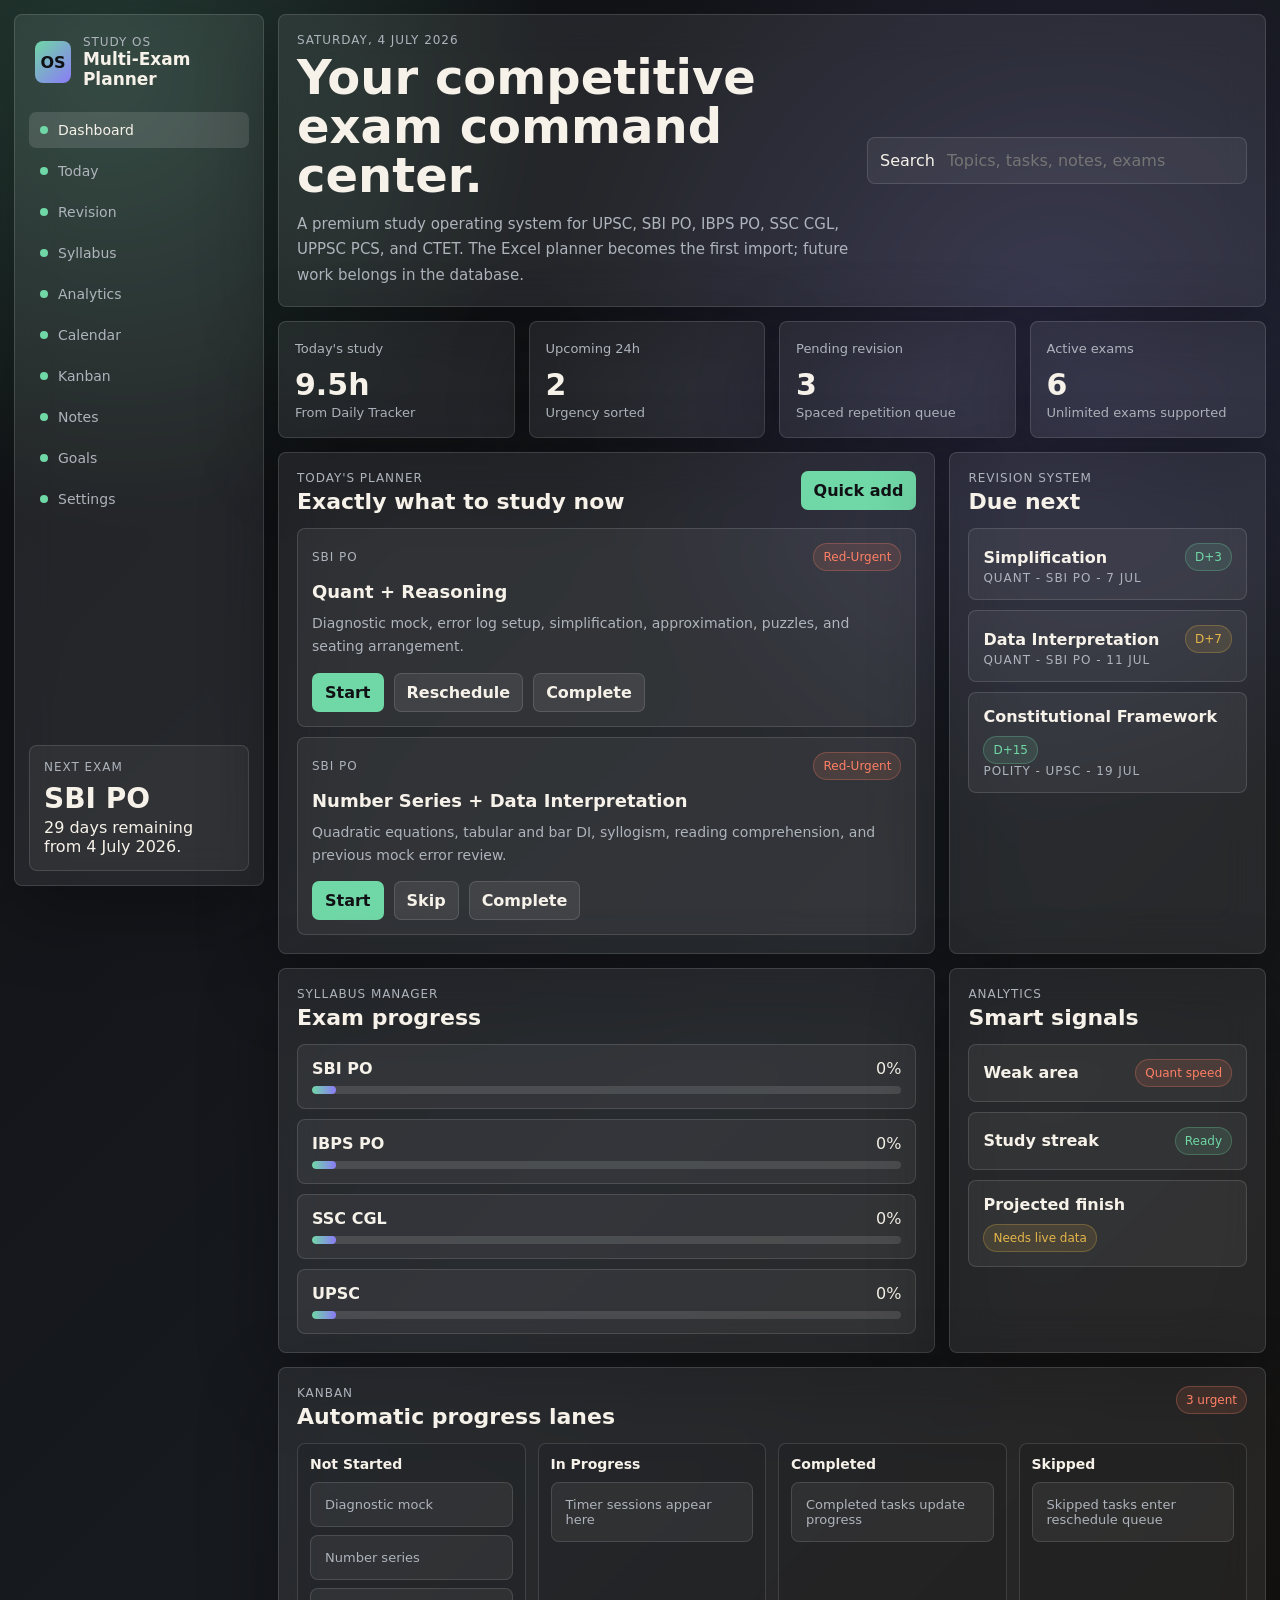
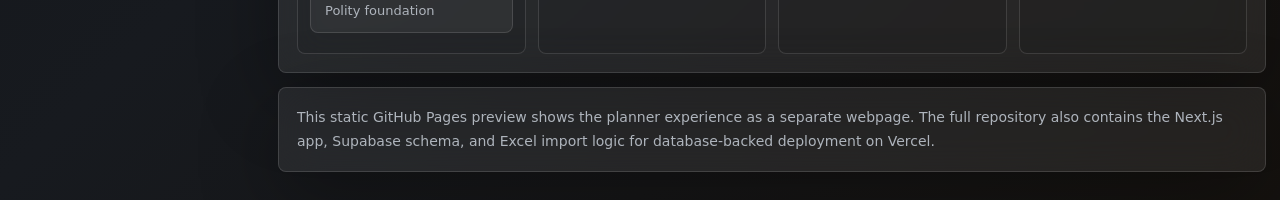
<file: planner/index.html>
<!doctype html>
<html lang="en">
<head>
  <meta charset="utf-8">
  <meta name="viewport" content="width=device-width, initial-scale=1">
  <title>Adaptive Multi-Exam Study OS</title>
  <meta name="description" content="Personal AI study planner dashboard for UPSC, banking, SSC, CTET, and state exams.">
  <style>
    :root {
      color-scheme: dark;
      --bg: #101114;
      --panel: rgba(255, 255, 255, 0.075);
      --panel-strong: rgba(255, 255, 255, 0.12);
      --line: rgba(255, 255, 255, 0.13);
      --text: #f7f2e9;
      --muted: #aeb4bc;
      --mint: #70d7a6;
      --coral: #ff8066;
      --amber: #e5b64a;
      --iris: #8b7cf6;
      --shadow: 0 24px 80px rgba(0, 0, 0, 0.32);
    }

    * {
      box-sizing: border-box;
    }

    html {
      scroll-behavior: smooth;
    }

    body {
      margin: 0;
      min-height: 100vh;
      background:
        radial-gradient(circle at 8% 4%, rgba(112, 215, 166, 0.22), transparent 28rem),
        radial-gradient(circle at 82% 18%, rgba(139, 124, 246, 0.18), transparent 31rem),
        linear-gradient(135deg, #101114, #171a1f 58%, #15120f);
      color: var(--text);
      font-family: Inter, ui-sans-serif, system-ui, -apple-system, BlinkMacSystemFont, "Segoe UI", sans-serif;
      letter-spacing: 0;
    }

    button,
    input {
      font: inherit;
    }

    .shell {
      width: min(1420px, calc(100% - 28px));
      margin: 0 auto;
      padding: 14px 0 28px;
      display: grid;
      grid-template-columns: 250px minmax(0, 1fr);
      gap: 14px;
    }

    .glass {
      background: var(--panel);
      border: 1px solid var(--line);
      box-shadow: var(--shadow);
      backdrop-filter: blur(20px);
      border-radius: 8px;
    }

    .sidebar {
      position: sticky;
      top: 14px;
      height: calc(100vh - 28px);
      padding: 14px;
      display: flex;
      flex-direction: column;
      gap: 16px;
    }

    .brand {
      display: flex;
      align-items: center;
      gap: 12px;
      padding: 6px;
    }

    .mark {
      display: grid;
      place-items: center;
      width: 42px;
      height: 42px;
      border-radius: 8px;
      background: linear-gradient(135deg, var(--mint), var(--iris));
      color: #101114;
      font-weight: 800;
    }

    .eyebrow {
      margin: 0;
      color: var(--muted);
      font-size: 12px;
      text-transform: uppercase;
      letter-spacing: 0.08em;
    }

    h1,
    h2,
    h3,
    p {
      margin: 0;
    }

    .brand h1 {
      font-size: 17px;
      line-height: 1.2;
    }

    .nav {
      display: grid;
      gap: 5px;
    }

    .nav a {
      color: var(--muted);
      text-decoration: none;
      padding: 10px 11px;
      border-radius: 7px;
      display: flex;
      align-items: center;
      gap: 10px;
      font-size: 14px;
    }

    .nav a.active,
    .nav a:hover {
      color: var(--text);
      background: var(--panel-strong);
    }

    .dot {
      width: 8px;
      height: 8px;
      border-radius: 999px;
      background: var(--mint);
      flex: 0 0 auto;
    }

    .countdown {
      margin-top: auto;
      border: 1px solid var(--line);
      border-radius: 8px;
      padding: 14px;
      background: rgba(255, 255, 255, 0.05);
    }

    .countdown strong {
      display: block;
      margin: 8px 0 3px;
      font-size: 28px;
    }

    .main {
      display: grid;
      gap: 14px;
    }

    .topbar {
      padding: 18px;
    }

    .topbar-inner {
      display: grid;
      grid-template-columns: minmax(0, 1fr) minmax(260px, 380px);
      gap: 16px;
      align-items: center;
    }

    .topbar h2 {
      margin-top: 6px;
      font-size: clamp(28px, 4vw, 48px);
      line-height: 1.02;
      max-width: 870px;
    }

    .topbar p.description {
      margin-top: 12px;
      max-width: 720px;
      color: var(--muted);
      line-height: 1.7;
      font-size: 15px;
    }

    .search {
      display: flex;
      align-items: center;
      gap: 10px;
      padding: 12px;
      border: 1px solid var(--line);
      border-radius: 8px;
      background: rgba(255, 255, 255, 0.055);
    }

    .search input {
      width: 100%;
      border: 0;
      outline: 0;
      background: transparent;
      color: var(--text);
    }

    .metrics {
      display: grid;
      grid-template-columns: repeat(4, minmax(0, 1fr));
      gap: 14px;
    }

    .metric {
      padding: 16px;
    }

    .metric span {
      color: var(--muted);
      font-size: 13px;
    }

    .metric strong {
      display: block;
      margin-top: 10px;
      font-size: 30px;
    }

    .grid {
      display: grid;
      grid-template-columns: 1.35fr 0.65fr;
      gap: 14px;
    }

    .panel {
      padding: 18px;
    }

    .panel-head {
      display: flex;
      justify-content: space-between;
      gap: 12px;
      align-items: flex-start;
      margin-bottom: 14px;
    }

    .panel h2 {
      font-size: 22px;
      margin-top: 4px;
    }

    .task-list,
    .stack {
      display: grid;
      gap: 10px;
    }

    .task,
    .mini-card,
    .lane-card {
      border: 1px solid var(--line);
      border-radius: 8px;
      padding: 14px;
      background: rgba(255, 255, 255, 0.055);
    }

    .task-top,
    .task-actions,
    .line {
      display: flex;
      align-items: center;
      justify-content: space-between;
      gap: 10px;
      flex-wrap: wrap;
    }

    .badge {
      border-radius: 999px;
      padding: 6px 9px;
      font-size: 12px;
      border: 1px solid var(--line);
      white-space: nowrap;
    }

    .red {
      color: var(--coral);
      background: rgba(255, 128, 102, 0.12);
      border-color: rgba(255, 128, 102, 0.28);
    }

    .yellow {
      color: var(--amber);
      background: rgba(229, 182, 74, 0.12);
      border-color: rgba(229, 182, 74, 0.28);
    }

    .green {
      color: var(--mint);
      background: rgba(112, 215, 166, 0.12);
      border-color: rgba(112, 215, 166, 0.28);
    }

    .task h3 {
      margin-top: 10px;
      font-size: 18px;
    }

    .task p {
      margin-top: 10px;
      color: var(--muted);
      line-height: 1.65;
      font-size: 14px;
    }

    .task-actions {
      justify-content: flex-start;
      margin-top: 14px;
    }

    .btn {
      border: 1px solid var(--line);
      border-radius: 7px;
      background: rgba(255, 255, 255, 0.08);
      color: var(--text);
      padding: 9px 12px;
      font-weight: 650;
    }

    .btn.primary {
      background: var(--mint);
      color: #101114;
      border-color: transparent;
    }

    .progress {
      overflow: hidden;
      height: 8px;
      border-radius: 999px;
      background: rgba(255, 255, 255, 0.12);
      margin-top: 8px;
    }

    .bar {
      height: 100%;
      border-radius: inherit;
      background: linear-gradient(90deg, var(--mint), var(--iris));
    }

    .board {
      display: grid;
      grid-template-columns: repeat(4, minmax(0, 1fr));
      gap: 12px;
    }

    .lane {
      border: 1px solid var(--line);
      border-radius: 8px;
      padding: 12px;
      min-height: 190px;
      background: rgba(0, 0, 0, 0.08);
    }

    .lane h3 {
      font-size: 14px;
      margin-bottom: 10px;
    }

    .lane-card {
      font-size: 13px;
      color: var(--muted);
      margin-bottom: 8px;
    }

    .footer {
      padding: 18px;
      color: var(--muted);
      line-height: 1.7;
      font-size: 14px;
    }

    @media (max-width: 1050px) {
      .shell {
        grid-template-columns: 1fr;
      }

      .sidebar {
        position: static;
        height: auto;
      }

      .nav {
        grid-template-columns: repeat(5, minmax(0, 1fr));
      }

      .nav a {
        justify-content: center;
      }

      .nav a span.label {
        display: none;
      }

      .topbar-inner,
      .grid {
        grid-template-columns: 1fr;
      }

      .metrics {
        grid-template-columns: repeat(2, minmax(0, 1fr));
      }
    }

    @media (max-width: 720px) {
      .shell {
        width: min(100% - 18px, 1420px);
      }

      .topbar h2 {
        font-size: 31px;
      }

      .metrics,
      .board {
        grid-template-columns: 1fr;
      }

      .nav {
        grid-template-columns: repeat(2, minmax(0, 1fr));
      }

      .nav a span.label {
        display: inline;
      }
    }
  </style>
</head>
<body>
  <div class="shell">
    <aside class="sidebar glass">
      <div class="brand">
        <div class="mark">OS</div>
        <div>
          <p class="eyebrow">Study OS</p>
          <h1>Multi-Exam Planner</h1>
        </div>
      </div>
      <nav class="nav" aria-label="Planner views">
        <a class="active" href="#dashboard"><span class="dot"></span><span class="label">Dashboard</span></a>
        <a href="#today"><span class="dot"></span><span class="label">Today</span></a>
        <a href="#revision"><span class="dot"></span><span class="label">Revision</span></a>
        <a href="#syllabus"><span class="dot"></span><span class="label">Syllabus</span></a>
        <a href="#analytics"><span class="dot"></span><span class="label">Analytics</span></a>
        <a href="#calendar"><span class="dot"></span><span class="label">Calendar</span></a>
        <a href="#kanban"><span class="dot"></span><span class="label">Kanban</span></a>
        <a href="#notes"><span class="dot"></span><span class="label">Notes</span></a>
        <a href="#goals"><span class="dot"></span><span class="label">Goals</span></a>
        <a href="#settings"><span class="dot"></span><span class="label">Settings</span></a>
      </nav>
      <section class="countdown">
        <p class="eyebrow">Next exam</p>
        <strong>SBI PO</strong>
        <p>29 days remaining from 4 July 2026.</p>
      </section>
    </aside>

    <main class="main" id="dashboard">
      <header class="topbar glass">
        <div class="topbar-inner">
          <div>
            <p class="eyebrow">Saturday, 4 July 2026</p>
            <h2>Your competitive exam command center.</h2>
            <p class="description">A premium study operating system for UPSC, SBI PO, IBPS PO, SSC CGL, UPPSC PCS, and CTET. The Excel planner becomes the first import; future work belongs in the database.</p>
          </div>
          <label class="search">
            <span>Search</span>
            <input type="search" placeholder="Topics, tasks, notes, exams">
          </label>
        </div>
      </header>

      <section class="metrics" aria-label="Key study metrics">
        <article class="metric glass"><span>Today's study</span><strong>9.5h</strong><span>From Daily Tracker</span></article>
        <article class="metric glass"><span>Upcoming 24h</span><strong>2</strong><span>Urgency sorted</span></article>
        <article class="metric glass"><span>Pending revision</span><strong>3</strong><span>Spaced repetition queue</span></article>
        <article class="metric glass"><span>Active exams</span><strong>6</strong><span>Unlimited exams supported</span></article>
      </section>

      <section class="grid">
        <div class="panel glass" id="today">
          <div class="panel-head">
            <div>
              <p class="eyebrow">Today's planner</p>
              <h2>Exactly what to study now</h2>
            </div>
            <button class="btn primary">Quick add</button>
          </div>
          <div class="task-list">
            <article class="task">
              <div class="task-top">
                <span class="eyebrow">SBI PO</span>
                <span class="badge red">Red-Urgent</span>
              </div>
              <h3>Quant + Reasoning</h3>
              <p>Diagnostic mock, error log setup, simplification, approximation, puzzles, and seating arrangement.</p>
              <div class="task-actions">
                <button class="btn primary">Start</button>
                <button class="btn">Reschedule</button>
                <button class="btn">Complete</button>
              </div>
            </article>
            <article class="task">
              <div class="task-top">
                <span class="eyebrow">SBI PO</span>
                <span class="badge red">Red-Urgent</span>
              </div>
              <h3>Number Series + Data Interpretation</h3>
              <p>Quadratic equations, tabular and bar DI, syllogism, reading comprehension, and previous mock error review.</p>
              <div class="task-actions">
                <button class="btn primary">Start</button>
                <button class="btn">Skip</button>
                <button class="btn">Complete</button>
              </div>
            </article>
          </div>
        </div>

        <aside class="panel glass" id="revision">
          <div class="panel-head">
            <div>
              <p class="eyebrow">Revision system</p>
              <h2>Due next</h2>
            </div>
          </div>
          <div class="stack">
            <div class="mini-card">
              <div class="line"><strong>Simplification</strong><span class="badge green">D+3</span></div>
              <p class="eyebrow">Quant - SBI PO - 7 Jul</p>
            </div>
            <div class="mini-card">
              <div class="line"><strong>Data Interpretation</strong><span class="badge yellow">D+7</span></div>
              <p class="eyebrow">Quant - SBI PO - 11 Jul</p>
            </div>
            <div class="mini-card">
              <div class="line"><strong>Constitutional Framework</strong><span class="badge green">D+15</span></div>
              <p class="eyebrow">Polity - UPSC - 19 Jul</p>
            </div>
          </div>
        </aside>
      </section>

      <section class="grid">
        <div class="panel glass" id="syllabus">
          <div class="panel-head">
            <div>
              <p class="eyebrow">Syllabus manager</p>
              <h2>Exam progress</h2>
            </div>
          </div>
          <div class="stack">
            <div class="mini-card"><div class="line"><strong>SBI PO</strong><span>0%</span></div><div class="progress"><div class="bar" style="width: 4%"></div></div></div>
            <div class="mini-card"><div class="line"><strong>IBPS PO</strong><span>0%</span></div><div class="progress"><div class="bar" style="width: 4%"></div></div></div>
            <div class="mini-card"><div class="line"><strong>SSC CGL</strong><span>0%</span></div><div class="progress"><div class="bar" style="width: 4%"></div></div></div>
            <div class="mini-card"><div class="line"><strong>UPSC</strong><span>0%</span></div><div class="progress"><div class="bar" style="width: 4%"></div></div></div>
          </div>
        </div>

        <div class="panel glass" id="analytics">
          <div class="panel-head">
            <div>
              <p class="eyebrow">Analytics</p>
              <h2>Smart signals</h2>
            </div>
          </div>
          <div class="stack">
            <div class="mini-card"><div class="line"><strong>Weak area</strong><span class="badge red">Quant speed</span></div></div>
            <div class="mini-card"><div class="line"><strong>Study streak</strong><span class="badge green">Ready</span></div></div>
            <div class="mini-card"><div class="line"><strong>Projected finish</strong><span class="badge yellow">Needs live data</span></div></div>
          </div>
        </div>
      </section>

      <section class="panel glass" id="kanban">
        <div class="panel-head">
          <div>
            <p class="eyebrow">Kanban</p>
            <h2>Automatic progress lanes</h2>
          </div>
          <span class="badge red">3 urgent</span>
        </div>
        <div class="board">
          <div class="lane"><h3>Not Started</h3><div class="lane-card">Diagnostic mock</div><div class="lane-card">Number series</div><div class="lane-card">Polity foundation</div></div>
          <div class="lane"><h3>In Progress</h3><div class="lane-card">Timer sessions appear here</div></div>
          <div class="lane"><h3>Completed</h3><div class="lane-card">Completed tasks update progress</div></div>
          <div class="lane"><h3>Skipped</h3><div class="lane-card">Skipped tasks enter reschedule queue</div></div>
        </div>
      </section>

      <footer class="footer glass" id="settings">
        This static GitHub Pages preview shows the planner experience as a separate webpage. The full repository also contains the Next.js app, Supabase schema, and Excel import logic for database-backed deployment on Vercel.
      </footer>
    </main>
  </div>
</body>
</html>
</file>
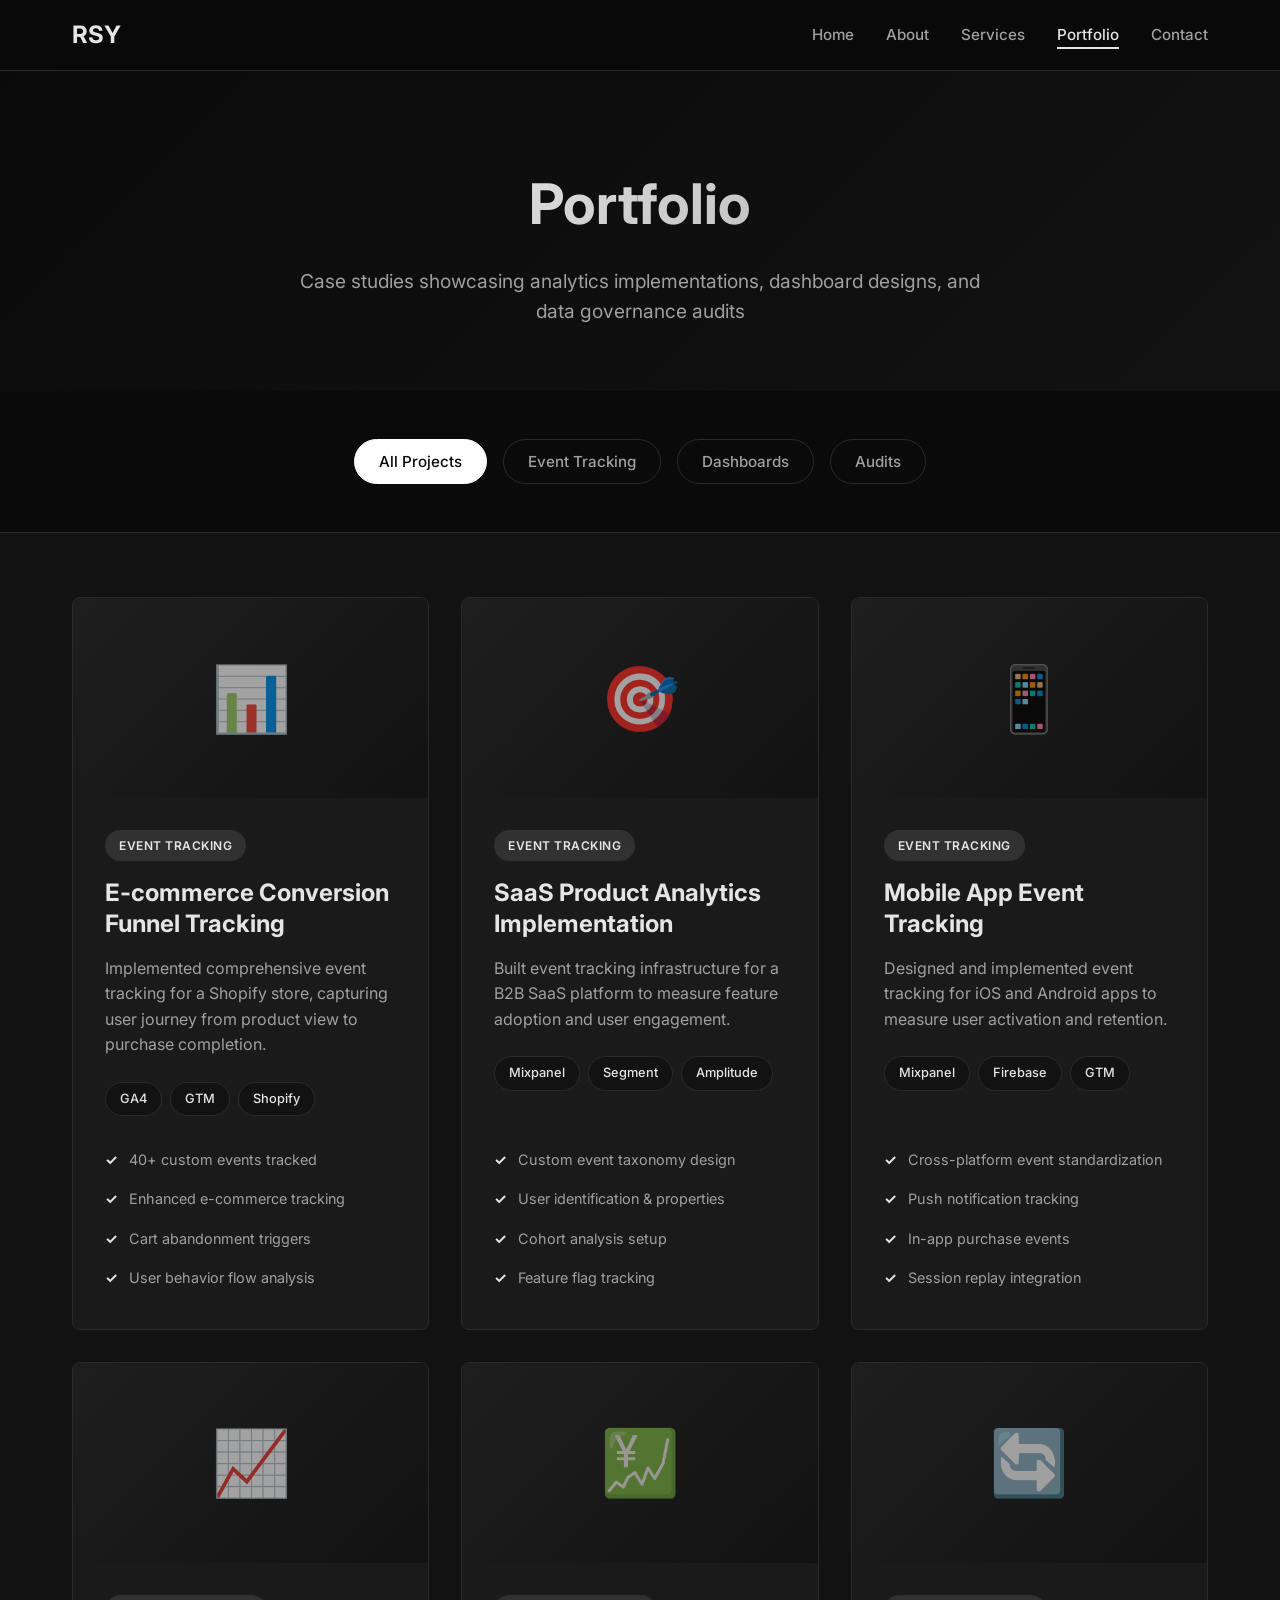
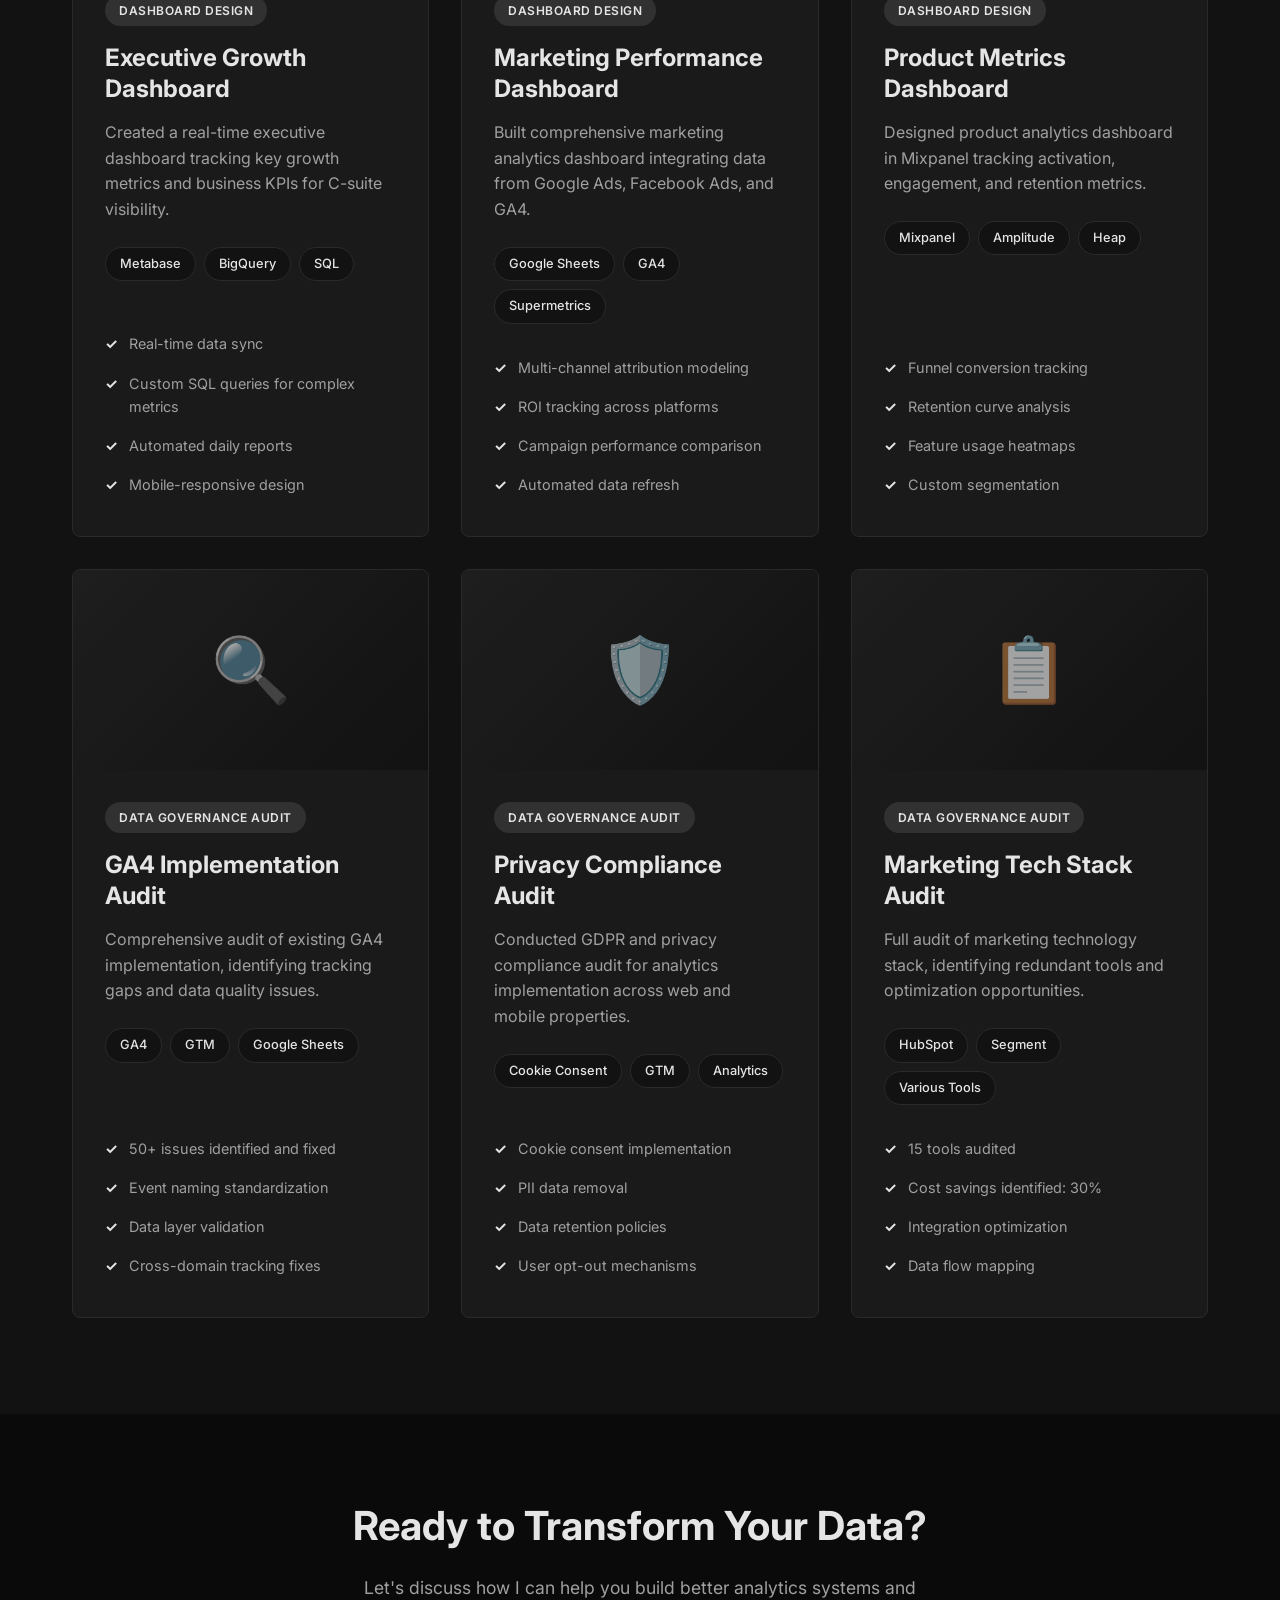
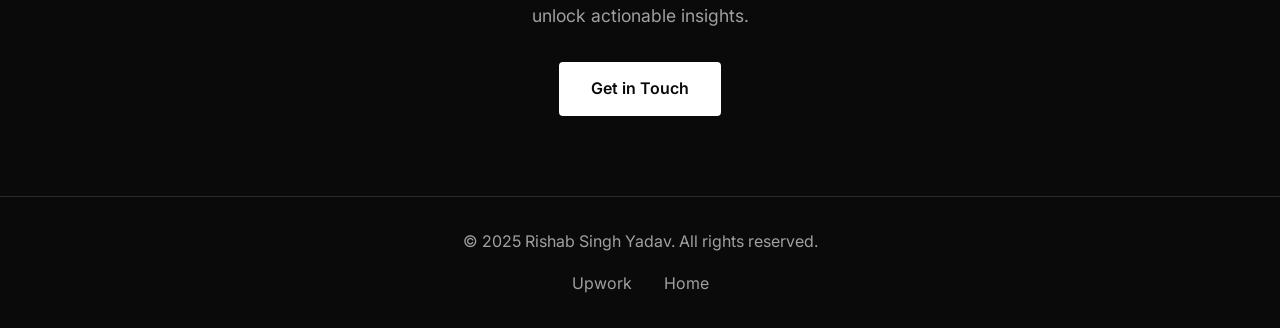
<file: portfolio.html>
<!DOCTYPE html>
<html lang="en">
<head>
    <meta charset="UTF-8">
    <meta name="viewport" content="width=device-width, initial-scale=1.0">
    <title>Portfolio - Rishab Singh Yadav</title>
    <link rel="stylesheet" href="styles.css">
    <link rel="stylesheet" href="portfolio-styles.css">
    <link rel="preconnect" href="https://fonts.googleapis.com">
    <link rel="preconnect" href="https://fonts.gstatic.com" crossorigin>
    <link href="https://fonts.googleapis.com/css2?family=Inter:wght@300;400;500;600;700&display=swap" rel="stylesheet">

    <!-- Google Tag Manager -->
    <script>(function(w,d,s,l,i){w[l]=w[l]||[];w[l].push({'gtm.start':
    new Date().getTime(),event:'gtm.js'});var f=d.getElementsByTagName(s)[0],
    j=d.createElement(s),dl=l!='dataLayer'?'&l='+l:'';j.async=true;j.src=
    'https://www.googletagmanager.com/gtm.js?id='+i+dl;f.parentNode.insertBefore(j,f);
    })(window,document,'script','dataLayer','GTM-P62DLGGF');</script>
    <!-- End Google Tag Manager -->

    <!-- Google Analytics 4 -->
    <script async src="https://www.googletagmanager.com/gtag/js?id=G-YZRRVP76FB"></script>
    <script>
        window.dataLayer = window.dataLayer || [];
        function gtag(){dataLayer.push(arguments);}
        gtag('js', new Date());
        gtag('config', 'G-YZRRVP76FB');
    </script>
    <!-- End Google Analytics 4 -->

    <!-- Mixpanel -->
    <script type="text/javascript">
        (function(f,b){if(!b.__SV){var e,g,i,h;window.mixpanel=b;b._i=[];b.init=function(e,f,c){function g(a,d){var b=d.split(".");2==b.length&&(a=a[b[0]],d=b[1]);a[d]=function(){a.push([d].concat(Array.prototype.slice.call(arguments,0)))}}var a=b;"undefined"!==typeof c?a=b[c]=[]:c="mixpanel";a.people=a.people||[];a.toString=function(a){var d="mixpanel";"mixpanel"!==c&&(d+="."+c);a||(d+=" (stub)");return d};a.people.toString=function(){return a.toString(1)+".people (stub)"};i="disable time_event track track_pageview track_links track_forms track_with_groups add_group set_group remove_group register register_once alias unregister identify name_tag set_config reset opt_in_tracking opt_out_tracking has_opted_in_tracking has_opted_out_tracking clear_opt_in_out_tracking start_batch_senders people.set people.set_once people.unset people.increment people.append people.union people.track_charge people.clear_charges people.delete_user people.remove".split(" ");
        for(h=0;h<i.length;h++)g(a,i[h]);var j="set set_once union unset remove delete".split(" ");a.get_group=function(){function b(c){d[c]=function(){call2_args=arguments;call2=[c].concat(Array.prototype.slice.call(call2_args,0));a.push([e,call2])}}for(var d={},e=["get_group"].concat(Array.prototype.slice.call(arguments,0)),c=0;c<j.length;c++)b(j[c]);return d};b._i.push([e,f,c])};b.__SV=1.2;e=f.createElement("script");e.type="text/javascript";e.async=!0;e.src="undefined"!==typeof MIXPANEL_CUSTOM_LIB_URL?
        MIXPANEL_CUSTOM_LIB_URL:"file:"===f.location.protocol&&"//cdn.mxpnl.com/libs/mixpanel-2-latest.min.js".match(/^\/\//)?"https://cdn.mxpnl.com/libs/mixpanel-2-latest.min.js":"//cdn.mxpnl.com/libs/mixpanel-2-latest.min.js";g=f.getElementsByTagName("script")[0];g.parentNode.insertBefore(e,g)}})(document,window.mixpanel||[]);

        // Initialize Mixpanel with your project token
        mixpanel.init('c54ff8140aea43a7030ae729a5c71785', {
            debug: true,
            track_pageview: true,
            persistence: 'localStorage'
        });

        // Track page view
        mixpanel.track('Portfolio Page View', {
            'page': window.location.pathname,
            'title': document.title
        });
    </script>
    <!-- End Mixpanel -->

    <!-- Hotjar Tracking Code -->
    <script>
        (function(h,o,t,j,a,r){
            h.hj=h.hj||function(){(h.hj.q=h.hj.q||[]).push(arguments)};
            h._hjSettings={hjid:6587134,hjsv:6};
            a=o.getElementsByTagName('head')[0];
            r=o.createElement('script');r.async=1;
            r.src=t+h._hjSettings.hjid+j+h._hjSettings.hjsv;
            a.appendChild(r);
        })(window,document,'https://static.hotjar.com/c/hotjar-','.js?sv=');
    </script>
    <!-- End Hotjar -->

    <!-- Microsoft Clarity -->
    <script type="text/javascript">
        (function(c,l,a,r,i,t,y){
            c[a]=c[a]||function(){(c[a].q=c[a].q||[]).push(arguments)};
            t=l.createElement(r);t.async=1;t.src="https://www.clarity.ms/tag/"+i;
            y=l.getElementsByTagName(r)[0];y.parentNode.insertBefore(t,y);
        })(window, document, "clarity", "script", "ucbw8t40ai");
    </script>
    <!-- End Microsoft Clarity -->

    <!-- PostHog -->
    <script>
        !function(t,e){var o,n,p,r;e.__SV||(window.posthog=e,e._i=[],e.init=function(i,s,a){function g(t,e){var o=e.split(".");2==o.length&&(t=t[o[0]],e=o[1]),t[e]=function(){t.push([e].concat(Array.prototype.slice.call(arguments,0)))}}(p=t.createElement("script")).type="text/javascript",p.async=!0,p.src=s.api_host+"/static/array.js",(r=t.getElementsByTagName("script")[0]).parentNode.insertBefore(p,r);var u=e;for(void 0!==a?u=e[a]=[]:a="posthog",u.people=u.people||[],u.toString=function(t){var e="posthog";return"posthog"!==a&&(e+="."+a),t||(e+=" (stub)"),e},u.people.toString=function(){return u.toString(1)+".people (stub)"},o="capture identify alias people.set people.set_once set_config register register_once unregister opt_out_capturing has_opted_out_capturing opt_in_capturing reset isFeatureEnabled onFeatureFlags getFeatureFlag getFeatureFlagPayload reloadFeatureFlags group updateEarlyAccessFeatureEnrollment getEarlyAccessFeatures getActiveMatchingSurveys getSurveys".split(" "),n=0;n<o.length;n++)g(u,o[n]);e._i.push([i,s,a])},e.__SV=1)}(document,window.posthog||[]);
        posthog.init('phc_22FmlMRAO9yd4VPGJazXdRjCmcIYy80sYnZr9XqY3N5', {api_host:'https://app.posthog.com'})
    </script>
    <!-- End PostHog -->

    <!-- Amplitude -->
<script src="https://cdn.amplitude.com/script/965b4d2b1cc9402769488c9643571d95.js"></script>
    <script>window.amplitude.add(window.sessionReplay.plugin({sampleRate: 1}));window.amplitude.init('965b4d2b1cc9402769488c9643571d95', {"fetchRemoteConfig":true,"autocapture":{"attribution":true,"fileDownloads":true,"formInteractions":true,"pageViews":true,"sessions":true,"elementInteractions":true,"networkTracking":true,"webVitals":true,"frustrationInteractions":true}});</script>
    <!-- End Amplitude -->
</head>
<body>
    <!-- Google Tag Manager (noscript) -->
    <noscript><iframe src="https://www.googletagmanager.com/ns.html?id=GTM-P62DLGGF"
    height="0" width="0" style="display:none;visibility:hidden"></iframe></noscript>
    <!-- End Google Tag Manager (noscript) -->

    <nav class="navbar">
        <div class="container">
            <div class="nav-brand"><a href="index.html">RSY</a></div>
            <ul class="nav-menu">
                <li><a href="index.html#home">Home</a></li>
                <li><a href="index.html#about">About</a></li>
                <li><a href="index.html#services">Services</a></li>
                <li><a href="portfolio.html" class="active">Portfolio</a></li>
                <li><a href="index.html#contact">Contact</a></li>
            </ul>
            <div class="hamburger">
                <span></span>
                <span></span>
                <span></span>
            </div>
        </div>
    </nav>

    <section class="portfolio-hero">
        <div class="container">
            <h1 class="page-title">Portfolio</h1>
            <p class="page-subtitle">Case studies showcasing analytics implementations, dashboard designs, and data governance audits</p>
        </div>
    </section>

    <section class="portfolio-filter">
        <div class="container">
            <div class="filter-buttons">
                <button class="filter-btn active" data-filter="all">All Projects</button>
                <button class="filter-btn" data-filter="events">Event Tracking</button>
                <button class="filter-btn" data-filter="dashboards">Dashboards</button>
                <button class="filter-btn" data-filter="audits">Audits</button>
            </div>
        </div>
    </section>

    <section class="portfolio-grid-section">
        <div class="container">
            <div class="portfolio-grid">

                <!-- Event Implementation Projects -->
                <div class="portfolio-item" data-category="events">
                    <div class="portfolio-card">
                        <div class="portfolio-image">
                            <div class="placeholder-image">
                                <span class="image-icon">📊</span>
                            </div>
                        </div>
                        <div class="portfolio-content">
                            <span class="portfolio-tag">Event Tracking</span>
                            <h3>E-commerce Conversion Funnel Tracking</h3>
                            <p>Implemented comprehensive event tracking for a Shopify store, capturing user journey from product view to purchase completion.</p>
                            <div class="portfolio-tech">
                                <span class="tech-badge">GA4</span>
                                <span class="tech-badge">GTM</span>
                                <span class="tech-badge">Shopify</span>
                            </div>
                            <ul class="portfolio-highlights">
                                <li>40+ custom events tracked</li>
                                <li>Enhanced e-commerce tracking</li>
                                <li>Cart abandonment triggers</li>
                                <li>User behavior flow analysis</li>
                            </ul>
                        </div>
                    </div>
                </div>

                <div class="portfolio-item" data-category="events">
                    <div class="portfolio-card">
                        <div class="portfolio-image">
                            <div class="placeholder-image">
                                <span class="image-icon">🎯</span>
                            </div>
                        </div>
                        <div class="portfolio-content">
                            <span class="portfolio-tag">Event Tracking</span>
                            <h3>SaaS Product Analytics Implementation</h3>
                            <p>Built event tracking infrastructure for a B2B SaaS platform to measure feature adoption and user engagement.</p>
                            <div class="portfolio-tech">
                                <span class="tech-badge">Mixpanel</span>
                                <span class="tech-badge">Segment</span>
                                <span class="tech-badge">Amplitude</span>
                            </div>
                            <ul class="portfolio-highlights">
                                <li>Custom event taxonomy design</li>
                                <li>User identification & properties</li>
                                <li>Cohort analysis setup</li>
                                <li>Feature flag tracking</li>
                            </ul>
                        </div>
                    </div>
                </div>

                <div class="portfolio-item" data-category="events">
                    <div class="portfolio-card">
                        <div class="portfolio-image">
                            <div class="placeholder-image">
                                <span class="image-icon">📱</span>
                            </div>
                        </div>
                        <div class="portfolio-content">
                            <span class="portfolio-tag">Event Tracking</span>
                            <h3>Mobile App Event Tracking</h3>
                            <p>Designed and implemented event tracking for iOS and Android apps to measure user activation and retention.</p>
                            <div class="portfolio-tech">
                                <span class="tech-badge">Mixpanel</span>
                                <span class="tech-badge">Firebase</span>
                                <span class="tech-badge">GTM</span>
                            </div>
                            <ul class="portfolio-highlights">
                                <li>Cross-platform event standardization</li>
                                <li>Push notification tracking</li>
                                <li>In-app purchase events</li>
                                <li>Session replay integration</li>
                            </ul>
                        </div>
                    </div>
                </div>

                <!-- Dashboard Projects -->
                <div class="portfolio-item" data-category="dashboards">
                    <div class="portfolio-card">
                        <div class="portfolio-image">
                            <div class="placeholder-image">
                                <span class="image-icon">📈</span>
                            </div>
                        </div>
                        <div class="portfolio-content">
                            <span class="portfolio-tag">Dashboard Design</span>
                            <h3>Executive Growth Dashboard</h3>
                            <p>Created a real-time executive dashboard tracking key growth metrics and business KPIs for C-suite visibility.</p>
                            <div class="portfolio-tech">
                                <span class="tech-badge">Metabase</span>
                                <span class="tech-badge">BigQuery</span>
                                <span class="tech-badge">SQL</span>
                            </div>
                            <ul class="portfolio-highlights">
                                <li>Real-time data sync</li>
                                <li>Custom SQL queries for complex metrics</li>
                                <li>Automated daily reports</li>
                                <li>Mobile-responsive design</li>
                            </ul>
                        </div>
                    </div>
                </div>

                <div class="portfolio-item" data-category="dashboards">
                    <div class="portfolio-card">
                        <div class="portfolio-image">
                            <div class="placeholder-image">
                                <span class="image-icon">💹</span>
                            </div>
                        </div>
                        <div class="portfolio-content">
                            <span class="portfolio-tag">Dashboard Design</span>
                            <h3>Marketing Performance Dashboard</h3>
                            <p>Built comprehensive marketing analytics dashboard integrating data from Google Ads, Facebook Ads, and GA4.</p>
                            <div class="portfolio-tech">
                                <span class="tech-badge">Google Sheets</span>
                                <span class="tech-badge">GA4</span>
                                <span class="tech-badge">Supermetrics</span>
                            </div>
                            <ul class="portfolio-highlights">
                                <li>Multi-channel attribution modeling</li>
                                <li>ROI tracking across platforms</li>
                                <li>Campaign performance comparison</li>
                                <li>Automated data refresh</li>
                            </ul>
                        </div>
                    </div>
                </div>

                <div class="portfolio-item" data-category="dashboards">
                    <div class="portfolio-card">
                        <div class="portfolio-image">
                            <div class="placeholder-image">
                                <span class="image-icon">🔄</span>
                            </div>
                        </div>
                        <div class="portfolio-content">
                            <span class="portfolio-tag">Dashboard Design</span>
                            <h3>Product Metrics Dashboard</h3>
                            <p>Designed product analytics dashboard in Mixpanel tracking activation, engagement, and retention metrics.</p>
                            <div class="portfolio-tech">
                                <span class="tech-badge">Mixpanel</span>
                                <span class="tech-badge">Amplitude</span>
                                <span class="tech-badge">Heap</span>
                            </div>
                            <ul class="portfolio-highlights">
                                <li>Funnel conversion tracking</li>
                                <li>Retention curve analysis</li>
                                <li>Feature usage heatmaps</li>
                                <li>Custom segmentation</li>
                            </ul>
                        </div>
                    </div>
                </div>

                <!-- Audit Projects -->
                <div class="portfolio-item" data-category="audits">
                    <div class="portfolio-card">
                        <div class="portfolio-image">
                            <div class="placeholder-image">
                                <span class="image-icon">🔍</span>
                            </div>
                        </div>
                        <div class="portfolio-content">
                            <span class="portfolio-tag">Data Governance Audit</span>
                            <h3>GA4 Implementation Audit</h3>
                            <p>Comprehensive audit of existing GA4 implementation, identifying tracking gaps and data quality issues.</p>
                            <div class="portfolio-tech">
                                <span class="tech-badge">GA4</span>
                                <span class="tech-badge">GTM</span>
                                <span class="tech-badge">Google Sheets</span>
                            </div>
                            <ul class="portfolio-highlights">
                                <li>50+ issues identified and fixed</li>
                                <li>Event naming standardization</li>
                                <li>Data layer validation</li>
                                <li>Cross-domain tracking fixes</li>
                            </ul>
                        </div>
                    </div>
                </div>

                <div class="portfolio-item" data-category="audits">
                    <div class="portfolio-card">
                        <div class="portfolio-image">
                            <div class="placeholder-image">
                                <span class="image-icon">🛡️</span>
                            </div>
                        </div>
                        <div class="portfolio-content">
                            <span class="portfolio-tag">Data Governance Audit</span>
                            <h3>Privacy Compliance Audit</h3>
                            <p>Conducted GDPR and privacy compliance audit for analytics implementation across web and mobile properties.</p>
                            <div class="portfolio-tech">
                                <span class="tech-badge">Cookie Consent</span>
                                <span class="tech-badge">GTM</span>
                                <span class="tech-badge">Analytics</span>
                            </div>
                            <ul class="portfolio-highlights">
                                <li>Cookie consent implementation</li>
                                <li>PII data removal</li>
                                <li>Data retention policies</li>
                                <li>User opt-out mechanisms</li>
                            </ul>
                        </div>
                    </div>
                </div>

                <div class="portfolio-item" data-category="audits">
                    <div class="portfolio-card">
                        <div class="portfolio-image">
                            <div class="placeholder-image">
                                <span class="image-icon">📋</span>
                            </div>
                        </div>
                        <div class="portfolio-content">
                            <span class="portfolio-tag">Data Governance Audit</span>
                            <h3>Marketing Tech Stack Audit</h3>
                            <p>Full audit of marketing technology stack, identifying redundant tools and optimization opportunities.</p>
                            <div class="portfolio-tech">
                                <span class="tech-badge">HubSpot</span>
                                <span class="tech-badge">Segment</span>
                                <span class="tech-badge">Various Tools</span>
                            </div>
                            <ul class="portfolio-highlights">
                                <li>15 tools audited</li>
                                <li>Cost savings identified: 30%</li>
                                <li>Integration optimization</li>
                                <li>Data flow mapping</li>
                            </ul>
                        </div>
                    </div>
                </div>

            </div>
        </div>
    </section>

    <section class="cta-section">
        <div class="container">
            <h2>Ready to Transform Your Data?</h2>
            <p>Let's discuss how I can help you build better analytics systems and unlock actionable insights.</p>
            <a href="index.html#contact" class="btn btn-primary">Get in Touch</a>
        </div>
    </section>

    <footer class="footer">
        <div class="container">
            <p>&copy; 2025 Rishab Singh Yadav. All rights reserved.</p>
            <div class="footer-links">
                <a href="https://www.upwork.com/freelancers/~0192e7f3ac7bda2034?mp_source=portfolio_share" target="_blank">Upwork</a>
                <a href="index.html">Home</a>
            </div>
        </div>
    </footer>

    <script src="portfolio-script.js"></script>
</body>
</html>
</file>
<file: styles.css>
* {
    margin: 0;
    padding: 0;
    box-sizing: border-box;
}

:root {
    --bg-primary: #0a0a0a;
    --bg-secondary: #121212;
    --bg-tertiary: #1a1a1a;
    --text-primary: #e5e5e5;
    --text-secondary: #a0a0a0;
    --accent-primary: #ffffff;
    --accent-secondary: #2a2a2a;
    --border-color: #2a2a2a;
    --hover-color: #1f1f1f;
}

html {
    scroll-behavior: smooth;
}

body {
    font-family: 'Inter', -apple-system, BlinkMacSystemFont, 'Segoe UI', Roboto, Oxygen, Ubuntu, Cantarell, sans-serif;
    background-color: var(--bg-primary);
    color: var(--text-primary);
    line-height: 1.6;
    overflow-x: hidden;
}

.container {
    max-width: 1200px;
    margin: 0 auto;
    padding: 0 2rem;
}

/* Navigation */
.navbar {
    position: fixed;
    top: 0;
    left: 0;
    right: 0;
    background: rgba(10, 10, 10, 0.95);
    backdrop-filter: blur(10px);
    border-bottom: 1px solid var(--border-color);
    z-index: 1000;
    padding: 1rem 0;
}

.navbar .container {
    display: flex;
    justify-content: space-between;
    align-items: center;
}

.nav-brand {
    font-size: 1.5rem;
    font-weight: 700;
    color: var(--text-primary);
}

.nav-menu {
    display: flex;
    list-style: none;
    gap: 2rem;
}

.nav-menu a {
    color: var(--text-secondary);
    text-decoration: none;
    font-weight: 500;
    transition: color 0.3s ease;
    font-size: 0.95rem;
}

.nav-menu a:hover {
    color: var(--text-primary);
}

.hamburger {
    display: none;
    flex-direction: column;
    cursor: pointer;
    gap: 4px;
}

.hamburger span {
    width: 25px;
    height: 2px;
    background: var(--text-primary);
    transition: 0.3s;
}

/* Hero Section */
.hero {
    min-height: 100vh;
    display: flex;
    align-items: center;
    justify-content: center;
    padding: 8rem 0 4rem;
    background: linear-gradient(135deg, var(--bg-primary) 0%, var(--bg-secondary) 100%);
}

.hero-content {
    text-align: center;
    max-width: 800px;
    margin: 0 auto;
}

.hero-title {
    font-size: 4rem;
    font-weight: 700;
    margin-bottom: 1rem;
    background: linear-gradient(135deg, #ffffff 0%, #a0a0a0 100%);
    -webkit-background-clip: text;
    -webkit-text-fill-color: transparent;
    background-clip: text;
}

.hero-subtitle {
    font-size: 1.5rem;
    color: var(--text-secondary);
    margin-bottom: 1.5rem;
    font-weight: 500;
}

.hero-description {
    font-size: 1.1rem;
    color: var(--text-secondary);
    margin-bottom: 1.5rem;
    line-height: 1.8;
}

.hero-rate {
    font-size: 2rem;
    font-weight: 700;
    color: var(--text-primary);
    margin-bottom: 2rem;
}

.hero-cta {
    display: flex;
    gap: 1rem;
    justify-content: center;
    flex-wrap: wrap;
}

/* Buttons */
.btn {
    padding: 0.875rem 2rem;
    border: none;
    border-radius: 4px;
    font-size: 1rem;
    font-weight: 600;
    cursor: pointer;
    text-decoration: none;
    display: inline-block;
    transition: all 0.3s ease;
}

.btn-primary {
    background: var(--accent-primary);
    color: var(--bg-primary);
}

.btn-primary:hover {
    background: var(--text-secondary);
    transform: translateY(-2px);
}

.btn-secondary {
    background: transparent;
    color: var(--text-primary);
    border: 2px solid var(--border-color);
}

.btn-secondary:hover {
    background: var(--hover-color);
    border-color: var(--text-secondary);
    transform: translateY(-2px);
}

/* Section Styles */
section {
    padding: 6rem 0;
}

.section-title {
    font-size: 2.5rem;
    font-weight: 700;
    margin-bottom: 3rem;
    text-align: center;
}

/* About Section */
.about {
    background: var(--bg-secondary);
}

.about-content {
    max-width: 800px;
    margin: 0 auto;
}

.about-content p {
    font-size: 1.1rem;
    color: var(--text-secondary);
    margin-bottom: 1.5rem;
    line-height: 1.8;
}

.about-tagline {
    font-size: 1.25rem;
    color: var(--text-primary);
    font-weight: 600;
    font-style: italic;
    text-align: center;
    margin-top: 2rem;
}

/* Services Section */
.services-grid {
    display: grid;
    grid-template-columns: repeat(auto-fit, minmax(280px, 1fr));
    gap: 2rem;
}

.service-card {
    background: var(--bg-secondary);
    padding: 2rem;
    border-radius: 8px;
    border: 1px solid var(--border-color);
    transition: all 0.3s ease;
}

.service-card:hover {
    transform: translateY(-5px);
    border-color: var(--text-secondary);
    background: var(--hover-color);
}

.service-icon {
    font-size: 2.5rem;
    margin-bottom: 1rem;
}

.service-card h3 {
    font-size: 1.25rem;
    margin-bottom: 1rem;
    color: var(--text-primary);
}

.service-card p {
    color: var(--text-secondary);
    line-height: 1.6;
}

/* Tools Section */
.tools {
    background: var(--bg-secondary);
}

.tools-category {
    margin-bottom: 3rem;
}

.tools-category:last-child {
    margin-bottom: 0;
}

.category-title {
    font-size: 1.5rem;
    margin-bottom: 1.5rem;
    color: var(--text-primary);
}

.tools-grid {
    display: flex;
    flex-wrap: wrap;
    gap: 1rem;
}

.tool-badge {
    background: var(--bg-tertiary);
    padding: 0.75rem 1.5rem;
    border-radius: 30px;
    border: 1px solid var(--border-color);
    font-weight: 500;
    color: var(--text-primary);
    transition: all 0.3s ease;
}

.tool-badge:hover {
    background: var(--hover-color);
    border-color: var(--text-secondary);
    transform: translateY(-2px);
}

/* Tools Grid with Logos */
.tools-grid-with-logos {
    display: grid;
    grid-template-columns: repeat(auto-fill, minmax(140px, 1fr));
    gap: 1.5rem;
}

.tool-card {
    background: var(--bg-tertiary);
    padding: 1.5rem 1rem;
    border-radius: 12px;
    border: 1px solid var(--border-color);
    display: flex;
    flex-direction: column;
    align-items: center;
    text-align: center;
    transition: all 0.3s ease;
    cursor: pointer;
}

.tool-card:hover {
    background: var(--hover-color);
    border-color: var(--text-secondary);
    transform: translateY(-5px);
    box-shadow: 0 8px 20px rgba(0, 0, 0, 0.3);
}

.tool-logo {
    width: 50px;
    height: 50px;
    display: flex;
    align-items: center;
    justify-content: center;
    margin-bottom: 0.75rem;
}

.tool-logo img {
    max-width: 100%;
    max-height: 100%;
    object-fit: contain;
    filter: brightness(1.1);
}

.tool-icon {
    font-size: 2.5rem;
    line-height: 1;
}

.tool-name {
    font-size: 0.875rem;
    font-weight: 600;
    color: var(--text-primary);
    line-height: 1.3;
}

/* Experience Section */
.timeline {
    max-width: 800px;
    margin: 0 auto;
    position: relative;
    padding-left: 2rem;
}

.timeline::before {
    content: '';
    position: absolute;
    left: 0;
    top: 0;
    bottom: 0;
    width: 2px;
    background: var(--border-color);
}

.timeline-item {
    position: relative;
    margin-bottom: 3rem;
}

.timeline-marker {
    position: absolute;
    left: -2.375rem;
    top: 0;
    width: 12px;
    height: 12px;
    border-radius: 50%;
    background: var(--accent-primary);
    border: 3px solid var(--bg-primary);
}

.timeline-content h3 {
    font-size: 1.25rem;
    margin-bottom: 0.5rem;
    color: var(--text-primary);
}

.timeline-period {
    color: var(--text-secondary);
    font-size: 0.9rem;
    margin-bottom: 0.75rem;
}

.timeline-content p {
    color: var(--text-secondary);
    line-height: 1.6;
}

/* Contact Section */
.contact {
    background: var(--bg-secondary);
}

.contact-subtitle {
    text-align: center;
    color: var(--text-secondary);
    font-size: 1.1rem;
    margin-bottom: 3rem;
}

.contact-wrapper {
    max-width: 600px;
    margin: 0 auto;
}

.hubspot-form-wrapper {
    background: var(--bg-tertiary);
    padding: 2.5rem;
    border-radius: 8px;
    border: 1px solid var(--border-color);
}

/* HubSpot Form Styling */
.hs-form-frame {
    width: 100% !important;
}

/* HubSpot Form Fields */
.hbspt-form {
    font-family: 'Inter', -apple-system, BlinkMacSystemFont, 'Segoe UI', Roboto, Oxygen, Ubuntu, Cantarell, sans-serif !important;
}

.hbspt-form .hs-form-field {
    margin-bottom: 1.5rem !important;
}

.hbspt-form label {
    display: block !important;
    margin-bottom: 0.5rem !important;
    color: var(--text-primary) !important;
    font-weight: 500 !important;
    font-size: 1rem !important;
}

.hbspt-form .hs-input {
    width: 100% !important;
    padding: 0.875rem !important;
    background: var(--bg-secondary) !important;
    border: 1px solid var(--border-color) !important;
    border-radius: 4px !important;
    color: var(--text-primary) !important;
    font-family: inherit !important;
    font-size: 1rem !important;
    transition: border-color 0.3s ease !important;
}

.hbspt-form .hs-input:focus {
    outline: none !important;
    border-color: var(--text-secondary) !important;
}

.hbspt-form input[type="text"],
.hbspt-form input[type="email"],
.hbspt-form input[type="tel"],
.hbspt-form input[type="number"],
.hbspt-form select,
.hbspt-form textarea {
    width: 100% !important;
    padding: 0.875rem !important;
    background: var(--bg-secondary) !important;
    border: 1px solid var(--border-color) !important;
    border-radius: 4px !important;
    color: var(--text-primary) !important;
    font-family: inherit !important;
    font-size: 1rem !important;
}

.hbspt-form textarea {
    resize: vertical !important;
    min-height: 120px !important;
}

.hbspt-form select {
    background-image: url("data:image/svg+xml;charset=UTF-8,%3csvg xmlns='http://www.w3.org/2000/svg' viewBox='0 0 24 24' fill='none' stroke='%23a0a0a0' stroke-width='2' stroke-linecap='round' stroke-linejoin='round'%3e%3cpolyline points='6 9 12 15 18 9'%3e%3c/polyline%3e%3c/svg%3e") !important;
    background-repeat: no-repeat !important;
    background-position: right 0.7rem top 50% !important;
    background-size: 1.2rem !important;
    padding-right: 2.5rem !important;
    appearance: none !important;
}

.hbspt-form select option {
    background: var(--bg-secondary) !important;
    color: var(--text-primary) !important;
}

/* HubSpot Submit Button */
.hbspt-form .hs-button {
    width: 100% !important;
    padding: 0.875rem 2rem !important;
    background: var(--accent-primary) !important;
    color: var(--bg-primary) !important;
    border: none !important;
    border-radius: 4px !important;
    font-size: 1rem !important;
    font-weight: 600 !important;
    cursor: pointer !important;
    transition: all 0.3s ease !important;
    font-family: inherit !important;
}

.hbspt-form .hs-button:hover {
    background: var(--text-secondary) !important;
    transform: translateY(-2px) !important;
}

/* HubSpot Error Messages */
.hbspt-form .hs-error-msgs {
    list-style: none !important;
    padding: 0 !important;
    margin: 0.5rem 0 0 0 !important;
}

.hbspt-form .hs-error-msg {
    color: #ef4444 !important;
    font-size: 0.875rem !important;
    margin-top: 0.25rem !important;
}

/* HubSpot Field Descriptions */
.hbspt-form .hs-field-desc {
    color: var(--text-secondary) !important;
    font-size: 0.875rem !important;
    margin-top: 0.25rem !important;
}

/* HubSpot Required Field Indicator */
.hbspt-form .hs-form-required {
    color: #ef4444 !important;
}

/* HubSpot Success Message */
.hbspt-form .submitted-message {
    background: rgba(34, 197, 94, 0.1) !important;
    border: 1px solid rgba(34, 197, 94, 0.3) !important;
    color: #22c55e !important;
    padding: 1rem !important;
    border-radius: 4px !important;
    text-align: center !important;
}

/* HubSpot Radio and Checkbox */
.hbspt-form input[type="radio"],
.hbspt-form input[type="checkbox"] {
    width: auto !important;
    margin-right: 0.5rem !important;
    accent-color: var(--accent-primary) !important;
}

.hbspt-form .hs-form-radio,
.hbspt-form .hs-form-checkbox {
    margin-bottom: 0.5rem !important;
}

.hbspt-form .hs-form-radio label,
.hbspt-form .hs-form-checkbox label {
    display: inline !important;
    font-weight: 400 !important;
}

/* HubSpot Legal Consent */
.hbspt-form .hs-richtext {
    color: var(--text-secondary) !important;
    font-size: 0.875rem !important;
}

.hbspt-form .hs-richtext a {
    color: var(--text-primary) !important;
    text-decoration: underline !important;
}

/* Loading State */
.hbspt-form .hs-loading {
    color: var(--text-secondary) !important;
}

/* Footer */
.footer {
    background: var(--bg-primary);
    border-top: 1px solid var(--border-color);
    padding: 2rem 0;
    text-align: center;
}

.footer p {
    color: var(--text-secondary);
    margin-bottom: 1rem;
}

.footer-links {
    display: flex;
    gap: 2rem;
    justify-content: center;
}

.footer-links a {
    color: var(--text-secondary);
    text-decoration: none;
    transition: color 0.3s ease;
}

.footer-links a:hover {
    color: var(--text-primary);
}

/* Responsive Design */
@media (max-width: 768px) {
    .hamburger {
        display: flex;
    }

    .nav-menu {
        position: fixed;
        left: -100%;
        top: 70px;
        flex-direction: column;
        background-color: rgba(10, 10, 10, 0.98);
        width: 100%;
        text-align: center;
        transition: 0.3s;
        padding: 2rem 0;
        border-bottom: 1px solid var(--border-color);
    }

    .nav-menu.active {
        left: 0;
    }

    .hero-title {
        font-size: 2.5rem;
    }

    .hero-subtitle {
        font-size: 1.2rem;
    }

    .hero-description {
        font-size: 1rem;
    }

    .section-title {
        font-size: 2rem;
    }

    .services-grid {
        grid-template-columns: 1fr;
    }

    .hero-cta {
        flex-direction: column;
        align-items: center;
    }

    .btn {
        width: 100%;
        max-width: 300px;
    }

    .hubspot-form-wrapper {
        padding: 1.5rem;
    }

    .tools-grid-with-logos {
        grid-template-columns: repeat(auto-fill, minmax(120px, 1fr));
        gap: 1rem;
    }

    .tool-card {
        padding: 1rem 0.75rem;
    }
}

@media (max-width: 480px) {
    .container {
        padding: 0 1rem;
    }

    .hero {
        padding: 6rem 0 3rem;
    }

    .hero-title {
        font-size: 2rem;
    }

    section {
        padding: 4rem 0;
    }
}
</file>
<file: portfolio-styles.css>
/* Portfolio Page Specific Styles */

/* Portfolio Hero */
.portfolio-hero {
    padding: 10rem 0 4rem;
    background: linear-gradient(135deg, var(--bg-primary) 0%, var(--bg-secondary) 100%);
    text-align: center;
}

.page-title {
    font-size: 3.5rem;
    font-weight: 700;
    margin-bottom: 1rem;
    background: linear-gradient(135deg, #ffffff 0%, #a0a0a0 100%);
    -webkit-background-clip: text;
    -webkit-text-fill-color: transparent;
    background-clip: text;
}

.page-subtitle {
    font-size: 1.2rem;
    color: var(--text-secondary);
    max-width: 700px;
    margin: 0 auto;
    line-height: 1.6;
}

/* Portfolio Filter */
.portfolio-filter {
    padding: 3rem 0;
    background: var(--bg-primary);
    position: sticky;
    top: 70px;
    z-index: 100;
    border-bottom: 1px solid var(--border-color);
}

.filter-buttons {
    display: flex;
    gap: 1rem;
    justify-content: center;
    flex-wrap: wrap;
}

.filter-btn {
    padding: 0.75rem 1.5rem;
    background: transparent;
    border: 1px solid var(--border-color);
    border-radius: 30px;
    color: var(--text-secondary);
    font-size: 0.95rem;
    font-weight: 500;
    cursor: pointer;
    transition: all 0.3s ease;
    font-family: inherit;
}

.filter-btn:hover {
    border-color: var(--text-primary);
    color: var(--text-primary);
    background: var(--hover-color);
}

.filter-btn.active {
    background: var(--accent-primary);
    color: var(--bg-primary);
    border-color: var(--accent-primary);
}

/* Portfolio Grid */
.portfolio-grid-section {
    padding: 4rem 0 6rem;
    background: var(--bg-secondary);
}

.portfolio-grid {
    display: grid;
    grid-template-columns: repeat(auto-fill, minmax(350px, 1fr));
    gap: 2rem;
}

.portfolio-item {
    transition: opacity 0.3s ease, transform 0.3s ease;
}

.portfolio-item.hidden {
    display: none;
}

.portfolio-card {
    background: var(--bg-tertiary);
    border-radius: 8px;
    border: 1px solid var(--border-color);
    overflow: hidden;
    transition: all 0.3s ease;
    height: 100%;
    display: flex;
    flex-direction: column;
}

.portfolio-card:hover {
    transform: translateY(-8px);
    border-color: var(--text-secondary);
    box-shadow: 0 10px 30px rgba(0, 0, 0, 0.3);
}

.portfolio-image {
    width: 100%;
    height: 200px;
    overflow: hidden;
    background: linear-gradient(135deg, var(--bg-secondary) 0%, var(--bg-primary) 100%);
    display: flex;
    align-items: center;
    justify-content: center;
}

.placeholder-image {
    width: 100%;
    height: 100%;
    display: flex;
    align-items: center;
    justify-content: center;
    background: linear-gradient(135deg, rgba(42, 42, 42, 0.5) 0%, rgba(26, 26, 26, 0.5) 100%);
}

.image-icon {
    font-size: 4rem;
    opacity: 0.6;
}

.portfolio-content {
    padding: 2rem;
    flex-grow: 1;
    display: flex;
    flex-direction: column;
}

.portfolio-tag {
    display: inline-block;
    padding: 0.375rem 0.875rem;
    background: rgba(255, 255, 255, 0.1);
    border-radius: 20px;
    font-size: 0.75rem;
    font-weight: 600;
    text-transform: uppercase;
    letter-spacing: 0.5px;
    color: var(--text-primary);
    margin-bottom: 1rem;
    width: fit-content;
}

.portfolio-content h3 {
    font-size: 1.5rem;
    margin-bottom: 1rem;
    color: var(--text-primary);
    line-height: 1.3;
}

.portfolio-content > p {
    color: var(--text-secondary);
    line-height: 1.6;
    margin-bottom: 1.5rem;
}

.portfolio-tech {
    display: flex;
    gap: 0.5rem;
    flex-wrap: wrap;
    margin-bottom: 1.5rem;
}

.tech-badge {
    padding: 0.375rem 0.875rem;
    background: var(--bg-secondary);
    border: 1px solid var(--border-color);
    border-radius: 20px;
    font-size: 0.8rem;
    color: var(--text-primary);
    font-weight: 500;
}

.portfolio-highlights {
    list-style: none;
    padding: 0;
    margin: 0;
    margin-top: auto;
}

.portfolio-highlights li {
    color: var(--text-secondary);
    padding: 0.5rem 0;
    padding-left: 1.5rem;
    position: relative;
    font-size: 0.9rem;
}

.portfolio-highlights li::before {
    content: '✓';
    position: absolute;
    left: 0;
    color: var(--text-primary);
    font-weight: 700;
}

/* CTA Section */
.cta-section {
    padding: 5rem 0;
    background: var(--bg-primary);
    text-align: center;
}

.cta-section h2 {
    font-size: 2.5rem;
    margin-bottom: 1rem;
    color: var(--text-primary);
}

.cta-section p {
    font-size: 1.1rem;
    color: var(--text-secondary);
    margin-bottom: 2rem;
    max-width: 600px;
    margin-left: auto;
    margin-right: auto;
}

/* Navigation Active State */
.nav-menu a.active {
    color: var(--text-primary);
    position: relative;
}

.nav-menu a.active::after {
    content: '';
    position: absolute;
    bottom: -5px;
    left: 0;
    right: 0;
    height: 2px;
    background: var(--text-primary);
}

.nav-brand a {
    color: var(--text-primary);
    text-decoration: none;
}

/* Responsive Design */
@media (max-width: 768px) {
    .page-title {
        font-size: 2.5rem;
    }

    .page-subtitle {
        font-size: 1rem;
    }

    .portfolio-hero {
        padding: 8rem 0 3rem;
    }

    .portfolio-grid {
        grid-template-columns: 1fr;
    }

    .filter-buttons {
        gap: 0.5rem;
    }

    .filter-btn {
        padding: 0.625rem 1.25rem;
        font-size: 0.875rem;
    }

    .portfolio-filter {
        top: 60px;
    }

    .cta-section h2 {
        font-size: 2rem;
    }

    .cta-section p {
        font-size: 1rem;
    }
}

@media (max-width: 480px) {
    .portfolio-grid {
        gap: 1.5rem;
    }

    .portfolio-content {
        padding: 1.5rem;
    }

    .page-title {
        font-size: 2rem;
    }

    .portfolio-content h3 {
        font-size: 1.25rem;
    }
}
</file>
